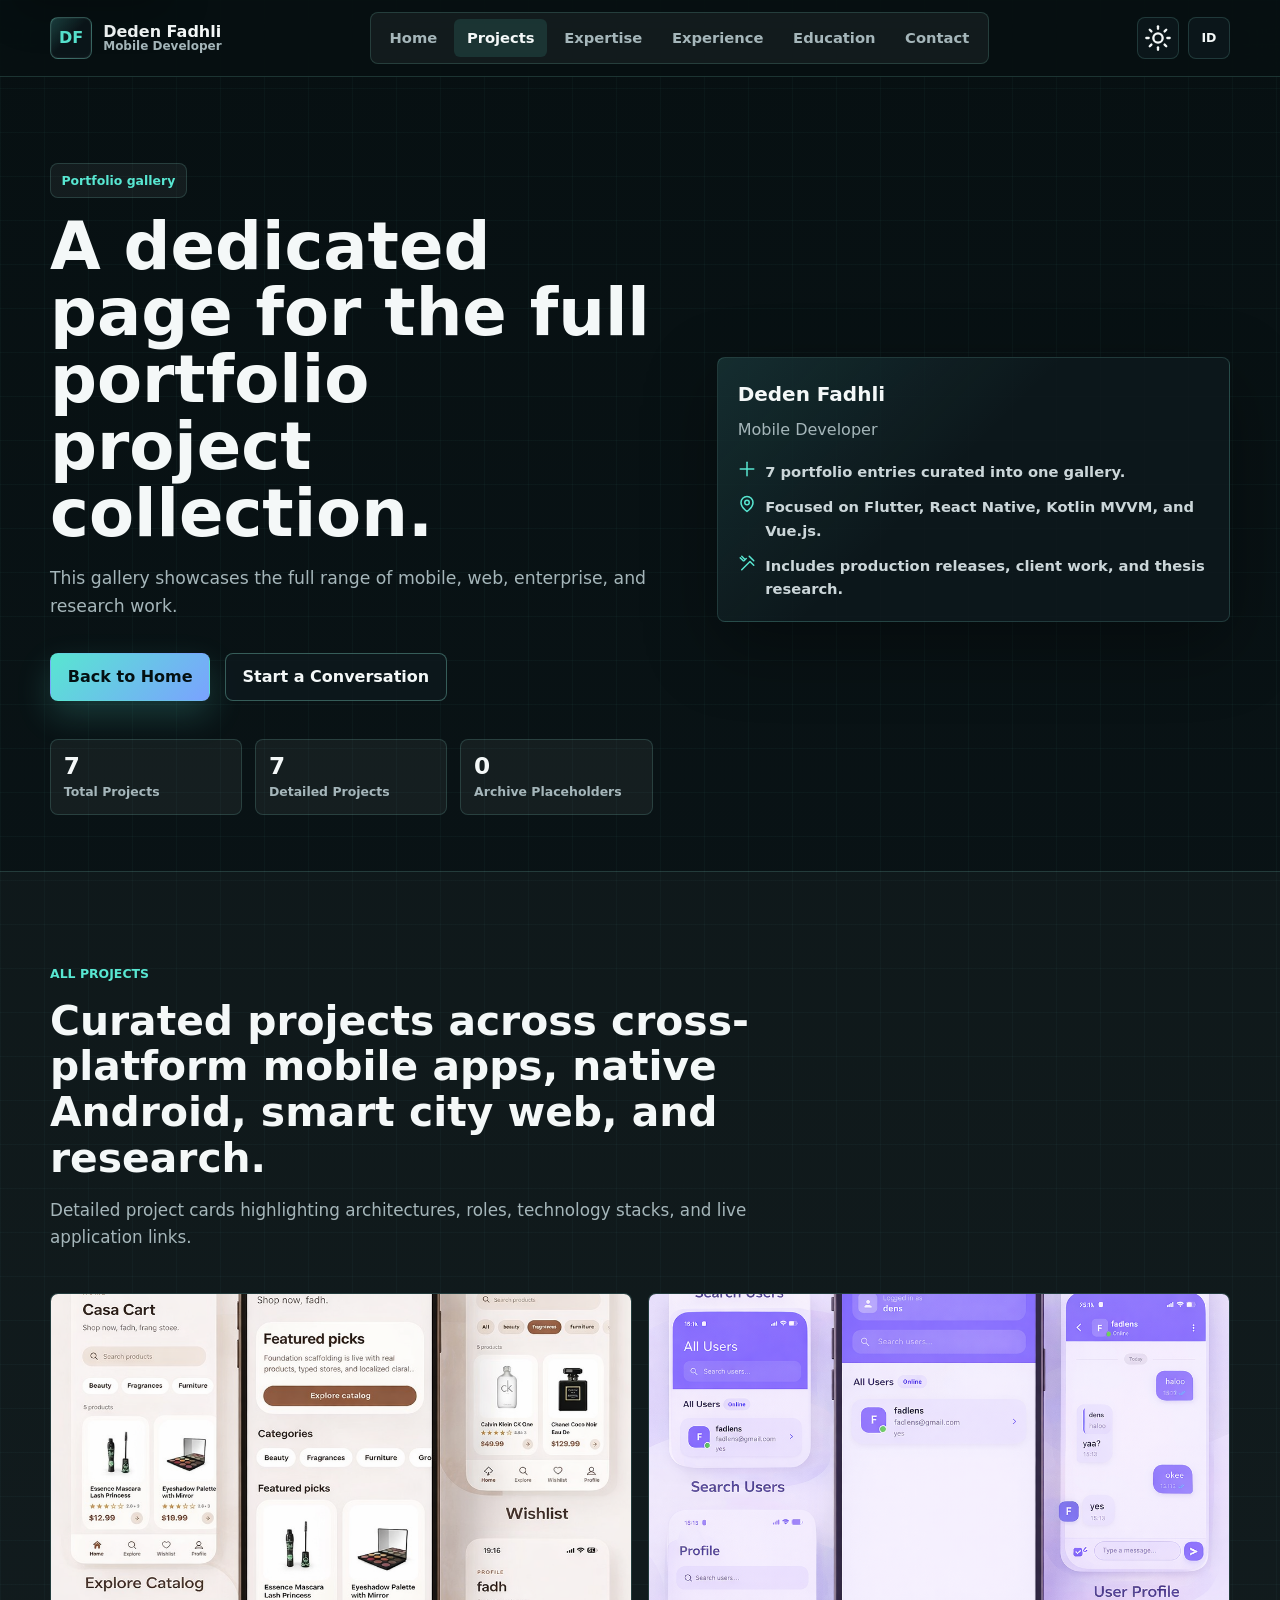
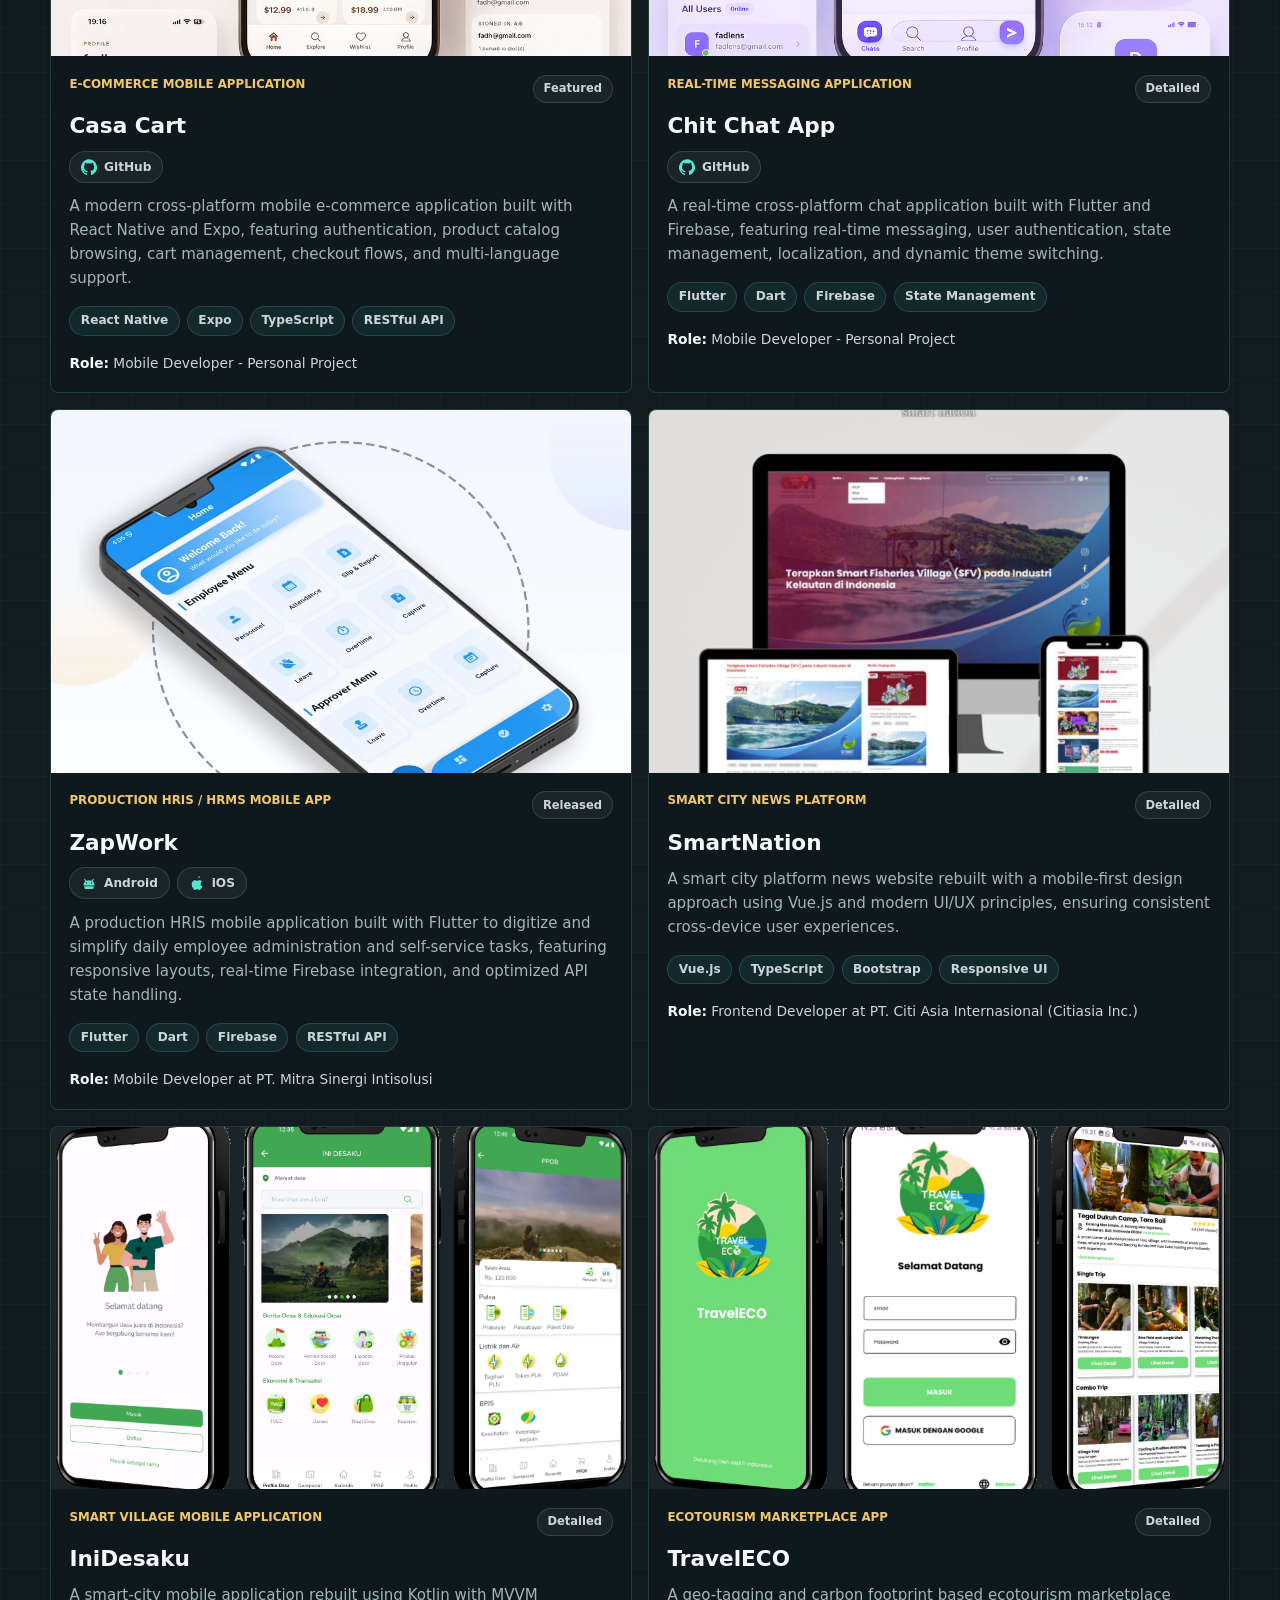
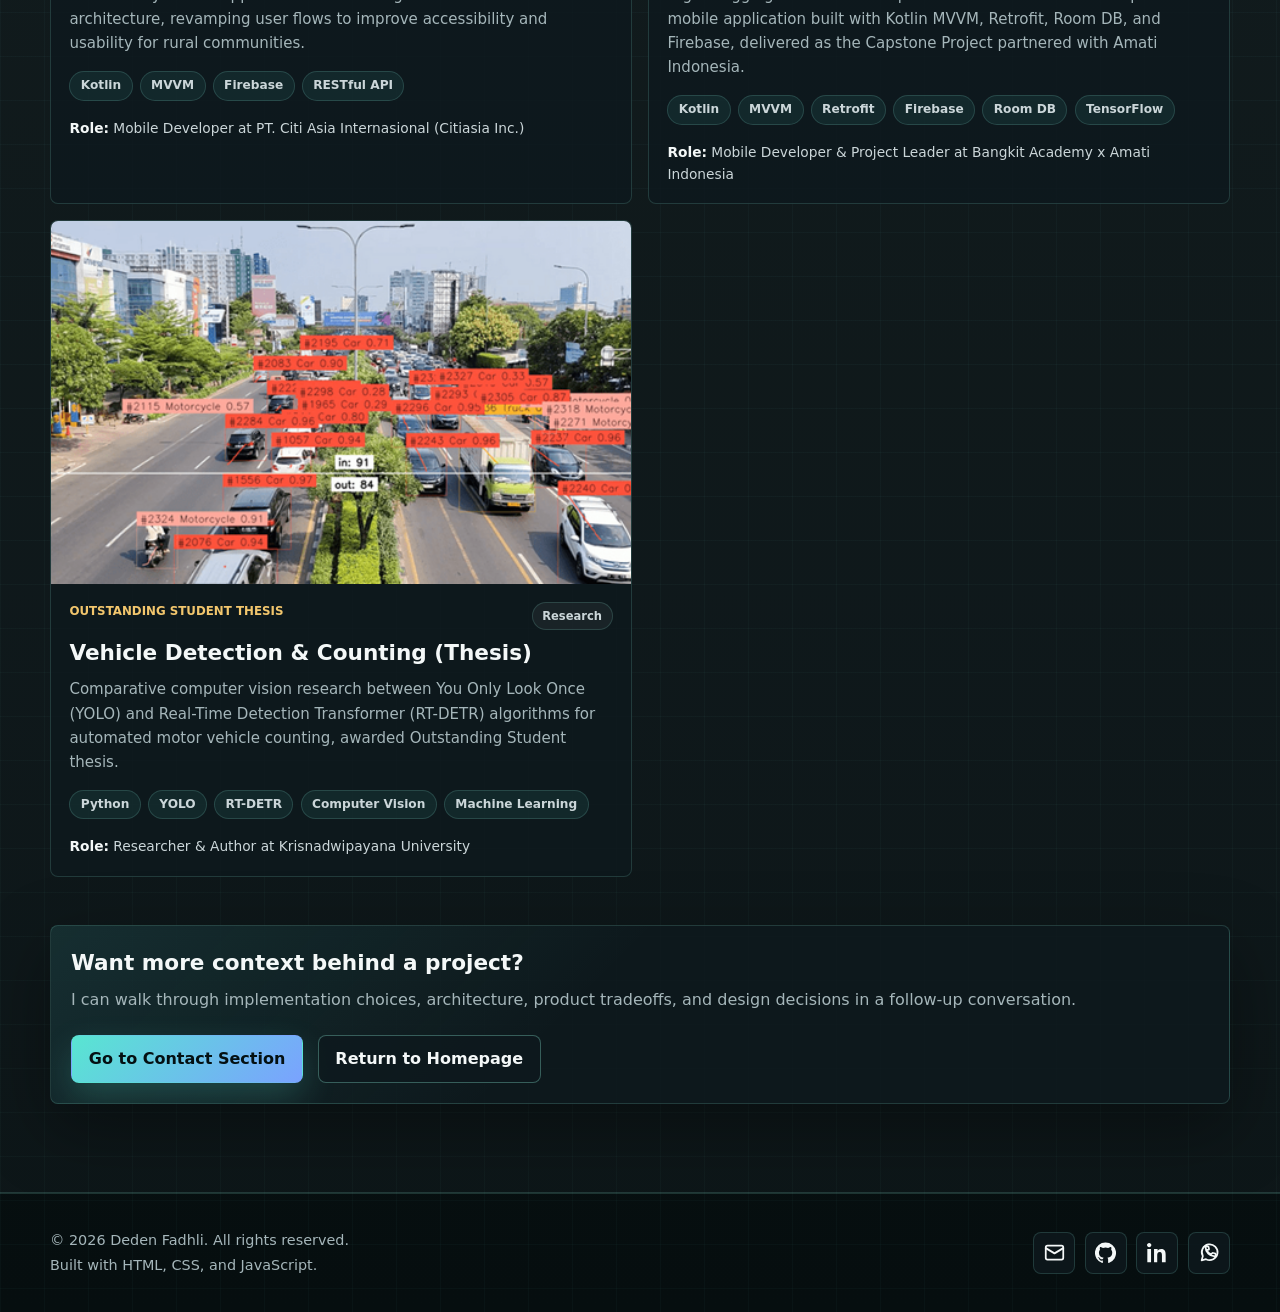
<file: projects.html>
<!doctype html>
<html lang="en">
  <head>
    <meta charset="UTF-8" />
    <meta name="viewport" content="width=device-width, initial-scale=1.0" />
    <meta
      name="description"
      content="A complete gallery of Deden Fadhli portfolio projects, including featured work and archive entries."
    />
    <link
      rel="icon"
      href="data:image/svg+xml,%3Csvg xmlns='http://www.w3.org/2000/svg' viewBox='0 0 64 64'%3E%3Crect width='64' height='64' rx='12' fill='%23071012'/%3E%3Cpath d='M18 16h14c9 0 15 6 15 16s-6 16-15 16H18V16Zm10 9v14h4c4 0 7-2.7 7-7s-3-7-7-7h-4Z' fill='%2358e6d1'/%3E%3C/svg%3E"
    />
    <link rel="stylesheet" href="site.css" />
    <script defer src="portfolio-data.js"></script>
    <script defer src="site.js"></script>
    <title>Projects - Deden Fadhli Portfolio</title>
  </head>
  <body data-theme="dark" data-page="projects">
    <a class="skip-link" href="#main" data-i18n="skip_link">Skip to content</a>

    <header class="site-header">
      <div class="nav-shell">
        <a class="brand" href="index.html#home" aria-label="Deden Fadhli home">
          <span class="brand-mark" aria-hidden="true">DF</span>
          <span class="brand-text">
            <span class="brand-name">Deden Fadhli</span>
            <span class="brand-role" data-i18n="brand_role"
              >Mobile Developer</span
            >
          </span>
        </a>

        <nav aria-label="Primary navigation">
          <ul class="nav-menu" id="siteNav">
            <li><a href="index.html#home" data-i18n="nav_home">Home</a></li>
            <li>
              <a
                href="projects.html"
                data-i18n="nav_projects"
                aria-current="page"
                >Projects</a
              >
            </li>
            <li>
              <a href="index.html#expertise" data-i18n="nav_skills"
                >Expertise</a
              >
            </li>
            <li>
              <a href="index.html#experience" data-i18n="nav_experience"
                >Experience</a
              >
            </li>
            <li>
              <a href="index.html#education" data-i18n="nav_education"
                >Education</a
              >
            </li>
            <li>
              <a href="index.html#contact" data-i18n="nav_contact">Contact</a>
            </li>
          </ul>
        </nav>

        <div class="nav-actions">
          <button class="icon-button theme-toggle" type="button" id="themeBtn">
            <svg
              class="icon-sun"
              aria-hidden="true"
              viewBox="0 0 24 24"
              fill="none"
              stroke="currentColor"
              stroke-width="2"
              stroke-linecap="round"
              stroke-linejoin="round"
            >
              <circle cx="12" cy="12" r="4"></circle>
              <path d="M12 2v2"></path>
              <path d="M12 20v2"></path>
              <path d="m4.93 4.93 1.41 1.41"></path>
              <path d="m17.66 17.66 1.41 1.41"></path>
              <path d="M2 12h2"></path>
              <path d="M20 12h2"></path>
              <path d="m6.34 17.66-1.41 1.41"></path>
              <path d="m19.07 4.93-1.41 1.41"></path>
            </svg>
            <svg
              class="icon-moon"
              aria-hidden="true"
              viewBox="0 0 24 24"
              fill="none"
              stroke="currentColor"
              stroke-width="2"
              stroke-linecap="round"
              stroke-linejoin="round"
            >
              <path
                d="M20.99 12.43A8.5 8.5 0 1 1 11.57 3a6.5 6.5 0 0 0 9.42 9.43Z"
              ></path>
            </svg>
          </button>
          <button class="lang-toggle" type="button" id="langBtn">ID</button>
          <button
            class="icon-button menu-toggle"
            type="button"
            id="menuBtn"
            aria-controls="siteNav"
            aria-expanded="false"
          >
            <span class="menu-lines" aria-hidden="true">
              <span></span>
              <span></span>
              <span></span>
            </span>
          </button>
        </div>
      </div>
    </header>

    <main class="page-main" id="main">
      <section class="page-hero section-band">
        <div class="section-inner page-hero-grid">
          <div class="hero-copy reveal">
            <p class="eyebrow" data-i18n="projects_page_eyebrow">
              Portfolio gallery
            </p>
            <h1 data-i18n="projects_page_title">
              A dedicated page for the full portfolio project collection.
            </h1>
            <p class="page-hero-subtitle" data-i18n="projects_page_subtitle">
              This gallery combines featured work with archive placeholders so
              the portfolio can keep growing without making the homepage feel
              crowded.
            </p>
            <div class="page-actions">
              <a class="btn btn-primary" href="index.html#home">
                <span data-i18n="projects_page_home">Back to Home</span>
              </a>
              <a class="btn btn-secondary" href="index.html#contact">
                <span data-i18n="projects_page_contact"
                  >Start a Conversation</span
                >
              </a>
            </div>
            <div class="page-summary">
              <div class="summary-pill">
                <span class="summary-value" data-project-count="all">7</span>
                <span
                  class="summary-label"
                  data-i18n="projects_page_summary_all"
                  >Total Projects</span
                >
              </div>
              <div class="summary-pill">
                <span class="summary-value" data-project-count="complete"
                  >7</span
                >
                <span
                  class="summary-label"
                  data-i18n="projects_page_summary_complete"
                  >Detailed Projects</span
                >
              </div>
              <div class="summary-pill">
                <span class="summary-value" data-project-count="placeholder"
                  >0</span
                >
                <span
                  class="summary-label"
                  data-i18n="projects_page_summary_placeholder"
                  >Archive Placeholders</span
                >
              </div>
            </div>
          </div>

          <aside class="page-side-panel reveal">
            <div class="page-side-content">
              <h2>Deden Fadhli</h2>
              <p data-i18n="brand_role">Mobile Developer</p>
              <ul class="page-side-list">
                <li>
                  <svg
                    aria-hidden="true"
                    viewBox="0 0 24 24"
                    fill="none"
                    stroke="currentColor"
                    stroke-width="2"
                    stroke-linecap="round"
                    stroke-linejoin="round"
                  >
                    <path d="M3 12h18"></path>
                    <path d="M12 3v18"></path>
                  </svg>
                  <span data-i18n="projects_page_point_one"
                    >7 portfolio entries curated into one gallery.</span
                  >
                </li>
                <li>
                  <svg
                    aria-hidden="true"
                    viewBox="0 0 24 24"
                    fill="none"
                    stroke="currentColor"
                    stroke-width="2"
                    stroke-linecap="round"
                    stroke-linejoin="round"
                  >
                    <path
                      d="M20 10c0 6-8 12-8 12S4 16 4 10a8 8 0 1 1 16 0Z"
                    ></path>
                    <circle cx="12" cy="10" r="3"></circle>
                  </svg>
                  <span data-i18n="projects_page_point_two"
                    >Focused on mobile apps, web rebuilds, and product
                    delivery.</span
                  >
                </li>
                <li>
                  <svg
                    aria-hidden="true"
                    viewBox="0 0 24 24"
                    fill="none"
                    stroke="currentColor"
                    stroke-width="2"
                    stroke-linecap="round"
                    stroke-linejoin="round"
                  >
                    <path d="m21 15-5-5L5 21"></path>
                    <path d="m15 3 6 6"></path>
                    <path d="M11 6 8 9"></path>
                    <path d="m5 3 4 4"></path>
                    <path d="m3 5 4 4"></path>
                  </svg>
                  <span data-i18n="projects_page_point_three"
                    >Includes production releases, client work, and thesis
                    research.</span
                  >
                </li>
              </ul>
            </div>
          </aside>
        </div>
      </section>

      <section class="section-band alt">
        <div class="section-inner">
          <div class="section-heading reveal">
            <p class="section-kicker" data-i18n="projects_page_section_kicker">
              All projects
            </p>
            <h2 class="section-title" data-i18n="projects_page_section_heading">
              Curated projects across cross-platform mobile apps, native
              Android, smart city web, and research.
            </h2>
            <p
              class="section-subtitle"
              data-i18n="projects_page_section_subtitle"
            >
              Detailed project cards highlighting architectures, roles,
              technology stacks, and live application links.
            </p>
          </div>

          <div class="projects-grid catalog-grid" data-project-list="all"></div>

          <aside class="cta-panel reveal">
            <div class="cta-content">
              <h2 data-i18n="projects_page_cta_title">
                Want more context behind a project?
              </h2>
              <p data-i18n="projects_page_cta_body">
                I can walk through implementation choices, architecture, product
                tradeoffs, and design decisions in a follow-up conversation.
              </p>
              <div class="page-actions">
                <a class="btn btn-primary" href="index.html#contact">
                  <span data-i18n="projects_page_cta_primary"
                    >Go to Contact Section</span
                  >
                </a>
                <a class="btn btn-secondary" href="index.html#home">
                  <span data-i18n="projects_page_cta_secondary"
                    >Return to Homepage</span
                  >
                </a>
              </div>
            </div>
          </aside>
        </div>
      </section>
    </main>

    <footer class="site-footer">
      <div class="footer-inner">
        <div class="footer-text">
          <p>
            &copy; 2026 Deden Fadhli.
            <span data-i18n="footer_rights">All rights reserved.</span>
          </p>
          <p data-i18n="footer_built">Built with HTML, CSS, and JavaScript.</p>
        </div>
        <div class="social-links" aria-label="Social links">
          <a
            class="social-link"
            href="mailto:denfdhl5702@gmail.com"
            aria-label="Email"
          >
            <svg
              aria-hidden="true"
              viewBox="0 0 24 24"
              fill="none"
              stroke="currentColor"
              stroke-width="2"
              stroke-linecap="round"
              stroke-linejoin="round"
            >
              <rect width="20" height="16" x="2" y="4" rx="2"></rect>
              <path d="m22 7-10 6L2 7"></path>
            </svg>
          </a>
          <a
            class="social-link"
            href="https://github.com/denfadhli"
            target="_blank"
            rel="noopener noreferrer"
            aria-label="GitHub"
          >
            <svg aria-hidden="true" viewBox="0 0 24 24" fill="currentColor">
              <path
                d="M12 .5A12 12 0 0 0 8.2 23.9c.6.1.8-.3.8-.6v-2.1c-3.3.7-4-1.4-4-1.4-.5-1.4-1.3-1.8-1.3-1.8-1.1-.7.1-.7.1-.7 1.2.1 1.8 1.2 1.8 1.2 1.1 1.8 2.8 1.3 3.5 1 .1-.8.4-1.3.8-1.6-2.6-.3-5.4-1.3-5.4-5.9 0-1.3.5-2.4 1.2-3.2-.1-.3-.5-1.6.1-3.2 0 0 1-.3 3.3 1.2a11.4 11.4 0 0 1 6 0c2.3-1.5 3.3-1.2 3.3-1.2.6 1.6.2 2.9.1 3.2.8.8 1.2 1.9 1.2 3.2 0 4.6-2.8 5.6-5.5 5.9.4.4.8 1.1.8 2.2v3.2c0 .3.2.7.8.6A12 12 0 0 0 12 .5Z"
              ></path>
            </svg>
          </a>
          <a
            class="social-link"
            href="https://linkedin.com/in/deden-fadhli"
            target="_blank"
            rel="noopener noreferrer"
            aria-label="LinkedIn"
          >
            <svg aria-hidden="true" viewBox="0 0 24 24" fill="currentColor">
              <path
                d="M4.98 3.5C4.98 4.88 3.86 6 2.5 6S0 4.88 0 3.5 1.12 1 2.5 1s2.48 1.12 2.48 2.5ZM.37 8.1h4.25V23H.37V8.1ZM8.05 8.1h4.07v2.04h.06c.57-1.08 1.96-2.22 4.03-2.22 4.31 0 5.11 2.84 5.11 6.53V23h-4.24v-7.57c0-1.8-.03-4.12-2.51-4.12-2.52 0-2.9 1.97-2.9 4V23H8.05V8.1Z"
              ></path>
            </svg>
          </a>
          <a
            class="social-link"
            href="https://wa.me/6281288925785"
            target="_blank"
            rel="noopener noreferrer"
            aria-label="WhatsApp"
          >
            <svg
              aria-hidden="true"
              viewBox="0 0 24 24"
              fill="none"
              stroke="currentColor"
              stroke-width="2"
              stroke-linecap="round"
              stroke-linejoin="round"
            >
              <path d="M3 21 4.4 16.1A9 9 0 1 1 8 19.6L3 21Z"></path>
              <path
                d="M9 9c.5 2.3 2.7 4.5 5 5l1.2-1.2c.3-.3.8-.4 1.2-.2.6.2 1.2.4 1.8.4.5 0 .8.4.8.9v1.7c0 .5-.4.9-.9.9A10.6 10.6 0 0 1 7.5 5.9c0-.5.4-.9.9-.9h1.7c.5 0 .9.4.9.8 0 .6.1 1.2.4 1.8.1.4 0 .9-.3 1.2L9 9Z"
              ></path>
            </svg>
          </a>
        </div>
      </div>
    </footer>

    <div
      class="image-modal"
      id="imageModal"
      role="dialog"
      aria-modal="true"
      aria-labelledby="modalTitle"
      aria-hidden="true"
    >
      <div class="modal-frame">
        <div class="modal-topbar">
          <p class="modal-title" id="modalTitle" data-i18n="modal_title">
            Project preview
          </p>
          <button class="modal-close" type="button" id="modalClose">
            <svg
              aria-hidden="true"
              viewBox="0 0 24 24"
              fill="none"
              stroke="currentColor"
              stroke-width="2"
              stroke-linecap="round"
              stroke-linejoin="round"
            >
              <path d="M18 6 6 18"></path>
              <path d="m6 6 12 12"></path>
            </svg>
          </button>
        </div>
        <img class="modal-content-img" id="modalImg" alt="" />
      </div>
    </div>
  </body>
</html>
</file>
<file: site.css>
:root {
  color-scheme: dark;
  --bg: #071012;
  --bg-soft: #0d171b;
  --surface: rgba(14, 25, 30, 0.82);
  --surface-strong: #101d22;
  --surface-muted: rgba(255, 255, 255, 0.05);
  --text: #f4f8f8;
  --text-muted: #a5b6ba;
  --text-soft: #cbd6d9;
  --border: rgba(143, 238, 222, 0.16);
  --border-strong: rgba(143, 238, 222, 0.32);
  --accent: #58e6d1;
  --accent-strong: #7aa2ff;
  --accent-warm: #f2c66d;
  --success: #4ade80;
  --danger: #fb7185;
  --shadow: 0 24px 70px rgba(0, 0, 0, 0.36);
  --shadow-soft: 0 16px 40px rgba(0, 0, 0, 0.22);
  --max-width: 1180px;
  --radius: 8px;
  --header-height: 76px;
}

[data-theme="light"] {
  color-scheme: light;
  --bg: #f6f8fb;
  --bg-soft: #eef4f6;
  --surface: rgba(255, 255, 255, 0.88);
  --surface-strong: #ffffff;
  --surface-muted: rgba(7, 16, 18, 0.04);
  --text: #0d1b1f;
  --text-muted: #54676d;
  --text-soft: #31454b;
  --border: rgba(12, 93, 105, 0.16);
  --border-strong: rgba(12, 93, 105, 0.28);
  --accent: #087f77;
  --accent-strong: #315fd6;
  --accent-warm: #b57a12;
  --success: #15803d;
  --danger: #be123c;
  --shadow: 0 24px 70px rgba(13, 27, 31, 0.12);
  --shadow-soft: 0 16px 40px rgba(13, 27, 31, 0.08);
}

*,
*::before,
*::after {
  box-sizing: border-box;
}

html {
  scroll-behavior: smooth;
  scroll-padding-top: calc(var(--header-height) + 18px);
}

body {
  margin: 0;
  min-height: 100vh;
  overflow-x: hidden;
  background:
    linear-gradient(rgba(88, 230, 209, 0.035) 1px, transparent 1px),
    linear-gradient(90deg, rgba(88, 230, 209, 0.035) 1px, transparent 1px),
    linear-gradient(180deg, var(--bg), var(--bg-soft) 52%, var(--bg));
  background-size:
    44px 44px,
    44px 44px,
    100% 100%;
  color: var(--text);
  font-family:
    Inter, ui-sans-serif, system-ui, -apple-system, BlinkMacSystemFont,
    "Segoe UI", sans-serif;
  line-height: 1.6;
  transition:
    background-color 0.25s ease,
    color 0.25s ease;
}

body.menu-open,
body.modal-open {
  overflow: hidden;
}

img,
svg {
  display: block;
}

a {
  color: inherit;
}

button,
input,
textarea {
  font: inherit;
}

button {
  cursor: pointer;
}

::selection {
  background: rgba(88, 230, 209, 0.28);
  color: var(--text);
}

.skip-link {
  position: fixed;
  top: 12px;
  left: 16px;
  z-index: 3000;
  transform: translateY(-130%);
  border-radius: var(--radius);
  background: var(--surface-strong);
  color: var(--text);
  padding: 0.75rem 1rem;
  text-decoration: none;
  box-shadow: var(--shadow-soft);
}

.skip-link:focus {
  transform: translateY(0);
}

.site-header {
  position: sticky;
  top: 0;
  z-index: 1000;
  min-height: var(--header-height);
  border-bottom: 1px solid var(--border);
  background: rgba(7, 16, 18, 0.82);
  backdrop-filter: blur(18px);
}

[data-theme="light"] .site-header {
  background: rgba(246, 248, 251, 0.86);
}

.nav-shell {
  width: min(100% - 32px, var(--max-width));
  min-height: var(--header-height);
  margin: 0 auto;
  display: flex;
  align-items: center;
  justify-content: space-between;
  gap: 1.25rem;
  position: relative;
}

.brand {
  display: inline-flex;
  align-items: center;
  gap: 0.7rem;
  color: var(--text);
  font-weight: 800;
  text-decoration: none;
  white-space: nowrap;
}

.brand-mark {
  width: 42px;
  height: 42px;
  display: inline-grid;
  place-items: center;
  border: 1px solid var(--border-strong);
  border-radius: var(--radius);
  background:
    linear-gradient(135deg, rgba(88, 230, 209, 0.22), transparent 48%),
    var(--surface);
  color: var(--accent);
  box-shadow: inset 0 0 0 1px rgba(255, 255, 255, 0.04);
}

.brand-text {
  display: grid;
  line-height: 1.1;
}

.brand-name {
  font-size: 1rem;
}

.brand-role {
  color: var(--text-muted);
  font-size: 0.75rem;
  font-weight: 600;
}

.nav-menu {
  display: flex;
  align-items: center;
  gap: 0.25rem;
  list-style: none;
  margin: 0;
  padding: 0.35rem;
  border: 1px solid var(--border);
  border-radius: var(--radius);
  background: var(--surface-muted);
}

.nav-menu a {
  display: inline-flex;
  align-items: center;
  min-height: 38px;
  padding: 0.45rem 0.8rem;
  border-radius: 6px;
  color: var(--text-muted);
  font-size: 0.92rem;
  font-weight: 700;
  text-decoration: none;
  transition:
    background-color 0.2s ease,
    color 0.2s ease;
}

.nav-menu a:hover,
.nav-menu a:focus-visible,
.nav-menu a.active,
.nav-menu a[aria-current="page"] {
  background: rgba(88, 230, 209, 0.12);
  color: var(--text);
}

.nav-actions {
  display: flex;
  align-items: center;
  gap: 0.55rem;
}

.icon-button,
.lang-toggle {
  width: 42px;
  height: 42px;
  display: inline-grid;
  place-items: center;
  border: 1px solid var(--border);
  border-radius: var(--radius);
  background: var(--surface);
  color: var(--text);
  transition:
    border-color 0.2s ease,
    background-color 0.2s ease,
    transform 0.2s ease;
}

.icon-button:hover,
.lang-toggle:hover,
.icon-button:focus-visible,
.lang-toggle:focus-visible {
  border-color: var(--border-strong);
  background: var(--surface-strong);
  transform: translateY(-1px);
}

.lang-toggle {
  font-size: 0.78rem;
  font-weight: 800;
}

.menu-toggle {
  display: none;
}

.menu-lines {
  width: 18px;
  display: grid;
  gap: 4px;
}

.menu-lines span {
  height: 2px;
  border-radius: 999px;
  background: currentColor;
  transition:
    transform 0.2s ease,
    opacity 0.2s ease;
}

.menu-toggle[aria-expanded="true"] .menu-lines span:first-child {
  transform: translateY(6px) rotate(45deg);
}

.menu-toggle[aria-expanded="true"] .menu-lines span:nth-child(2) {
  opacity: 0;
}

.menu-toggle[aria-expanded="true"] .menu-lines span:last-child {
  transform: translateY(-6px) rotate(-45deg);
}

.theme-toggle .icon-moon {
  display: none;
}

[data-theme="light"] .theme-toggle .icon-sun {
  display: none;
}

[data-theme="light"] .theme-toggle .icon-moon {
  display: block;
}

.page-main {
  overflow: hidden;
}

.section-band {
  padding: 5.5rem 0;
  position: relative;
}

.section-band.alt {
  background: rgba(255, 255, 255, 0.025);
  border-block: 1px solid var(--border);
}

[data-theme="light"] .section-band.alt {
  background: rgba(255, 255, 255, 0.54);
}

.section-inner {
  width: min(100% - 32px, var(--max-width));
  margin: 0 auto;
}

.section-kicker,
.eyebrow {
  display: inline-flex;
  align-items: center;
  gap: 0.5rem;
  margin: 0 0 0.9rem;
  color: var(--accent);
  font-size: 0.78rem;
  font-weight: 800;
  text-transform: uppercase;
}

.eyebrow {
  border: 1px solid var(--border);
  border-radius: var(--radius);
  background: var(--surface-muted);
  padding: 0.4rem 0.65rem;
  text-transform: none;
}

.status-dot {
  width: 8px;
  height: 8px;
  border-radius: 50%;
  background: var(--success);
  box-shadow: 0 0 0 5px rgba(74, 222, 128, 0.1);
}

.section-heading {
  max-width: 760px;
  margin-bottom: 2.6rem;
}

.section-heading.centered {
  margin-inline: auto;
  text-align: center;
}

.section-title {
  margin: 0;
  color: var(--text);
  font-size: 2.55rem;
  line-height: 1.12;
}

.section-subtitle {
  margin: 1rem 0 0;
  color: var(--text-muted);
  font-size: 1.05rem;
}

.section-actions {
  display: flex;
  align-items: flex-end;
  justify-content: space-between;
  gap: 1rem;
  margin-bottom: 2rem;
}

.section-actions .section-heading {
  margin-bottom: 0;
}

.section-note {
  color: var(--text-muted);
  font-size: 0.95rem;
  text-align: right;
}

.hero {
  padding: 6.6rem 0 4.6rem;
}

.hero-grid,
.page-hero-grid {
  display: grid;
  grid-template-columns: minmax(0, 1.08fr) minmax(320px, 0.92fr);
  align-items: center;
  gap: 4rem;
}

.hero-copy {
  max-width: 720px;
}

.hero h1,
.page-hero h1 {
  margin: 0;
  color: var(--text);
  font-size: 4.1rem;
  line-height: 1.02;
}

.hero-role {
  margin: 1.1rem 0 0;
  color: var(--accent);
  font-size: 1.2rem;
  font-weight: 800;
}

.hero-subtitle,
.page-hero-subtitle {
  max-width: 650px;
  margin: 1.15rem 0 0;
  color: var(--text-muted);
  font-size: 1.08rem;
}

.hero-actions,
.page-actions {
  display: flex;
  flex-wrap: wrap;
  gap: 0.9rem;
  margin-top: 2rem;
}

.btn {
  min-height: 48px;
  display: inline-flex;
  align-items: center;
  justify-content: center;
  gap: 0.55rem;
  border: 1px solid transparent;
  border-radius: var(--radius);
  padding: 0.82rem 1.05rem;
  color: var(--text);
  font-weight: 800;
  line-height: 1.1;
  text-align: center;
  text-decoration: none;
  transition:
    transform 0.2s ease,
    border-color 0.2s ease,
    background-color 0.2s ease,
    box-shadow 0.2s ease;
}

.btn-primary {
  background: linear-gradient(135deg, var(--accent), var(--accent-strong));
  color: #041012;
  box-shadow: 0 14px 34px rgba(88, 230, 209, 0.2);
}

.btn-secondary {
  border-color: var(--border-strong);
  background: var(--surface);
}

.btn:hover,
.btn:focus-visible {
  transform: translateY(-2px);
}

.btn-secondary:hover,
.btn-secondary:focus-visible {
  background: var(--surface-strong);
}

.btn svg {
  width: 18px;
  height: 18px;
}

.hero-meta,
.page-summary {
  display: grid;
  grid-template-columns: repeat(3, minmax(0, 1fr));
  gap: 0.8rem;
  margin-top: 2.4rem;
}

.meta-pill,
.summary-pill {
  min-height: 74px;
  border: 1px solid var(--border);
  border-radius: var(--radius);
  background: var(--surface-muted);
  padding: 0.8rem;
}

.meta-value,
.summary-value {
  display: block;
  color: var(--text);
  font-size: 1.45rem;
  font-weight: 900;
  line-height: 1.1;
}

.meta-label,
.summary-label {
  display: block;
  margin-top: 0.2rem;
  color: var(--text-muted);
  font-size: 0.78rem;
  font-weight: 700;
}

.profile-panel,
.page-side-panel,
.cta-panel {
  border: 1px solid var(--border);
  border-radius: var(--radius);
  background:
    linear-gradient(135deg, rgba(88, 230, 209, 0.11), transparent 45%),
    var(--surface);
  box-shadow: var(--shadow);
  overflow: hidden;
}

.profile-media {
  aspect-ratio: 11 / 10;
  background: var(--surface-muted);
  position: relative;
  overflow: hidden;
}

.profile-media img {
  width: 100%;
  height: 100%;
  object-fit: cover;
  object-position: center 24%;
}

.profile-media::after {
  content: "";
  position: absolute;
  inset: auto 0 0;
  height: 34%;
  background: linear-gradient(180deg, transparent, rgba(7, 16, 18, 0.82));
}

[data-theme="light"] .profile-media::after {
  background: linear-gradient(180deg, transparent, rgba(255, 255, 255, 0.82));
}

.profile-content,
.page-side-content,
.cta-content {
  padding: 1.25rem;
}

.profile-content h2,
.page-side-content h2,
.cta-content h2 {
  margin: 0;
  font-size: 1.35rem;
}

.profile-content p,
.page-side-content p,
.cta-content p {
  margin: 0.45rem 0 0;
  color: var(--text-muted);
}

.profile-list {
  display: grid;
  gap: 0.65rem;
  margin: 1.1rem 0 0;
  padding: 0;
  list-style: none;
}

.profile-list li {
  display: flex;
  align-items: center;
  gap: 0.6rem;
  color: var(--text-soft);
  font-size: 0.92rem;
  font-weight: 700;
}

.profile-list svg,
.page-side-list svg {
  width: 18px;
  height: 18px;
  color: var(--accent);
  flex: 0 0 auto;
}

.page-side-list {
  display: grid;
  gap: 0.7rem;
  margin: 1.1rem 0 0;
  padding: 0;
  list-style: none;
}

.page-side-list li {
  display: flex;
  align-items: flex-start;
  gap: 0.6rem;
  color: var(--text-soft);
  font-size: 0.92rem;
  font-weight: 700;
}

.proof-strip {
  padding: 1.2rem 0 4.8rem;
}

.proof-grid {
  display: grid;
  grid-template-columns: repeat(4, minmax(0, 1fr));
  border: 1px solid var(--border);
  border-radius: var(--radius);
  background: var(--surface);
  box-shadow: var(--shadow-soft);
  overflow: hidden;
}

.proof-item {
  padding: 1.25rem;
  border-right: 1px solid var(--border);
}

.proof-item:last-child {
  border-right: 0;
}

.proof-number {
  display: block;
  color: var(--accent);
  font-size: 2rem;
  font-weight: 900;
  line-height: 1;
}

.proof-label {
  display: block;
  margin-top: 0.5rem;
  color: var(--text-muted);
  font-size: 0.9rem;
  font-weight: 700;
}

.projects-grid {
  display: grid;
  grid-template-columns: repeat(3, minmax(0, 1fr));
  gap: 1rem;
}

.catalog-grid {
  grid-template-columns: repeat(2, minmax(0, 1fr));
}

.project-card {
  min-width: 0;
  border: 1px solid var(--border);
  border-radius: var(--radius);
  background: var(--surface);
  overflow: hidden;
  transition:
    transform 0.2s ease,
    border-color 0.2s ease,
    box-shadow 0.2s ease;
}

.project-card:hover,
.project-card:focus-within {
  transform: translateY(-4px);
  border-color: var(--border-strong);
  box-shadow: var(--shadow-soft);
}

.project-card.placeholder {
  background:
    linear-gradient(135deg, rgba(242, 198, 109, 0.08), transparent 50%),
    var(--surface);
}

.project-preview {
  width: 100%;
  display: block;
  border: 0;
  padding: 0;
  color: inherit;
  background: var(--surface-muted);
  position: relative;
  overflow: hidden;
}

.project-preview img {
  width: 100%;
  aspect-ratio: 16 / 10;
  object-fit: cover;
  object-position: center;
  transition: transform 0.35s ease;
}

.project-preview:hover img,
.project-preview:focus-visible img {
  transform: scale(1.035);
}

.preview-overlay {
  position: absolute;
  inset: auto 12px 12px auto;
  display: inline-flex;
  align-items: center;
  gap: 0.35rem;
  border: 1px solid rgba(255, 255, 255, 0.18);
  border-radius: var(--radius);
  background: rgba(7, 16, 18, 0.78);
  color: #ffffff;
  padding: 0.45rem 0.6rem;
  font-size: 0.78rem;
  font-weight: 800;
  opacity: 0;
  transform: translateY(8px);
  transition:
    opacity 0.2s ease,
    transform 0.2s ease;
}

.project-preview:hover .preview-overlay,
.project-preview:focus-visible .preview-overlay {
  opacity: 1;
  transform: translateY(0);
}

.preview-overlay svg {
  width: 15px;
  height: 15px;
}

.project-content {
  padding: 1.15rem;
}

.project-topline {
  display: flex;
  align-items: flex-start;
  justify-content: space-between;
  gap: 0.8rem;
}

.project-kicker {
  margin: 0;
  color: var(--accent-warm);
  font-size: 0.74rem;
  font-weight: 900;
  text-transform: uppercase;
}

.project-status {
  flex: 0 0 auto;
  border: 1px solid var(--border);
  border-radius: 999px;
  background: var(--surface-muted);
  color: var(--text-soft);
  padding: 0.24rem 0.6rem;
  font-size: 0.72rem;
  font-weight: 800;
}

.project-status.is-placeholder {
  border-color: rgba(242, 198, 109, 0.3);
  color: var(--accent-warm);
}

.project-title {
  margin: 0.65rem 0 0;
  color: var(--text);
  font-size: 1.35rem;
  line-height: 1.18;
}

.project-meta {
  display: flex;
  flex-wrap: wrap;
  gap: 0.45rem;
  margin-top: 0.75rem;
}

.project-badge {
  min-height: 32px;
  display: inline-flex;
  align-items: center;
  gap: 0.42rem;
  border: 1px solid var(--border);
  border-radius: 999px;
  background: var(--surface-muted);
  color: var(--text-soft);
  padding: 0.3rem 0.68rem;
  font-size: 0.76rem;
  font-weight: 850;
  line-height: 1;
  text-decoration: none;
  transition:
    border-color 0.2s ease,
    background-color 0.2s ease,
    color 0.2s ease,
    transform 0.2s ease;
}

.project-badge svg {
  width: 16px;
  height: 16px;
  flex: 0 0 auto;
  color: var(--accent);
}

a.project-badge:hover,
a.project-badge:focus-visible {
  border-color: var(--border-strong);
  background: var(--surface-strong);
  color: var(--text);
  transform: translateY(-1px);
}

.project-desc {
  margin: 0.72rem 0 0;
  color: var(--text-muted);
  font-size: 0.94rem;
}

.tag-list,
.tool-cloud {
  display: flex;
  flex-wrap: wrap;
  gap: 0.45rem;
  margin-top: 1rem;
}

.tag {
  display: inline-flex;
  align-items: center;
  min-height: 28px;
  border: 1px solid var(--border);
  border-radius: 999px;
  background: rgba(88, 230, 209, 0.08);
  color: var(--text-soft);
  padding: 0.25rem 0.65rem;
  font-size: 0.76rem;
  font-weight: 800;
}

.project-role {
  margin: 1rem 0 0;
  color: var(--text-soft);
  font-size: 0.86rem;
}

.project-role strong {
  color: var(--text);
}

.project-note {
  margin: 0.85rem 0 0;
  color: var(--accent-warm);
  font-size: 0.84rem;
  font-weight: 700;
}

.expertise-grid {
  display: grid;
  grid-template-columns: repeat(4, minmax(0, 1fr));
  gap: 1rem;
}

.expertise-card {
  min-width: 0;
  border: 1px solid var(--border);
  border-radius: var(--radius);
  background: var(--surface);
  padding: 1.2rem;
}

.expertise-icon {
  width: 44px;
  height: 44px;
  display: grid;
  place-items: center;
  border: 1px solid var(--border);
  border-radius: var(--radius);
  background: rgba(88, 230, 209, 0.1);
  color: var(--accent);
}

.expertise-icon svg {
  width: 22px;
  height: 22px;
}

.expertise-card h3 {
  margin: 1rem 0 0.65rem;
  color: var(--text);
  font-size: 1.1rem;
}

.expertise-card p {
  margin: 0;
  color: var(--text-muted);
  font-size: 0.92rem;
}

.skills-aux-grid {
  display: grid;
  grid-template-columns: 2fr 1fr;
  gap: 1rem;
  margin-top: 1rem;
}

.skills-aux-card {
  min-width: 0;
  border: 1px solid var(--border);
  border-radius: var(--radius);
  background: var(--surface);
  padding: 1.2rem;
}

.skills-aux-card h3 {
  margin: 0 0 0.75rem;
  color: var(--text);
  font-size: 1.05rem;
}

.timeline {
  position: relative;
  display: grid;
  gap: 1rem;
}

.timeline::before {
  content: "";
  position: absolute;
  top: 0;
  bottom: 0;
  left: 14px;
  width: 1px;
  background: linear-gradient(var(--accent), transparent);
}

.timeline-item {
  display: grid;
  grid-template-columns: 32px minmax(0, 1fr);
  gap: 1rem;
}

.timeline-dot {
  width: 29px;
  height: 29px;
  display: grid;
  place-items: center;
  border: 1px solid var(--border-strong);
  border-radius: 50%;
  background: var(--surface-strong);
  color: var(--accent);
  position: relative;
  z-index: 1;
}

.timeline-dot::before {
  content: "";
  width: 7px;
  height: 7px;
  border-radius: 50%;
  background: currentColor;
}

.timeline-card {
  border: 1px solid var(--border);
  border-radius: var(--radius);
  background: var(--surface);
  padding: 1.25rem;
}

.timeline-top {
  display: flex;
  justify-content: space-between;
  gap: 1rem;
  align-items: flex-start;
}

.timeline-title {
  margin: 0;
  color: var(--text);
  font-size: 1.25rem;
}

.timeline-company {
  margin: 0.3rem 0 0;
  color: var(--accent);
  font-weight: 800;
}

.timeline-date {
  flex: 0 0 auto;
  border: 1px solid var(--border);
  border-radius: var(--radius);
  color: var(--text-muted);
  background: var(--surface-muted);
  padding: 0.35rem 0.55rem;
  font-size: 0.78rem;
  font-weight: 800;
  text-align: right;
}

.timeline-desc {
  margin: 1rem 0 0;
  padding-left: 1.1rem;
  color: var(--text-muted);
}

.timeline-desc li {
  margin-bottom: 0.45rem;
}

.contact-layout {
  display: grid;
  grid-template-columns: minmax(0, 0.85fr) minmax(320px, 1fr);
  gap: 1.5rem;
  align-items: start;
}

.contact-stack {
  display: grid;
  gap: 0.8rem;
}

.contact-card {
  min-width: 0;
  display: grid;
  grid-template-columns: 46px minmax(0, 1fr);
  gap: 0.85rem;
  align-items: center;
  border: 1px solid var(--border);
  border-radius: var(--radius);
  background: var(--surface);
  padding: 0.95rem;
  color: var(--text);
  text-decoration: none;
  transition:
    transform 0.2s ease,
    border-color 0.2s ease,
    background-color 0.2s ease;
}

.contact-card:hover,
.contact-card:focus-visible {
  transform: translateX(4px);
  border-color: var(--border-strong);
  background: var(--surface-strong);
}

.contact-card.static:hover {
  transform: none;
}

.contact-icon {
  width: 46px;
  height: 46px;
  display: grid;
  place-items: center;
  border: 1px solid var(--border);
  border-radius: var(--radius);
  color: var(--accent);
  background: rgba(88, 230, 209, 0.1);
}

.contact-icon svg {
  width: 22px;
  height: 22px;
}

.contact-label {
  display: block;
  color: var(--text);
  font-weight: 900;
}

.contact-value {
  display: block;
  overflow-wrap: anywhere;
  color: var(--text-muted);
  font-size: 0.94rem;
}

.contact-form {
  border: 1px solid var(--border);
  border-radius: var(--radius);
  background: var(--surface);
  padding: 1.25rem;
  box-shadow: var(--shadow-soft);
}

.form-grid {
  display: grid;
  grid-template-columns: repeat(2, minmax(0, 1fr));
  gap: 1rem;
}

.form-field {
  display: grid;
  gap: 0.45rem;
}

.form-field.full {
  grid-column: 1 / -1;
}

.form-field label {
  color: var(--text-soft);
  font-size: 0.88rem;
  font-weight: 800;
}

.form-field input,
.form-field textarea {
  width: 100%;
  border: 1px solid var(--border);
  border-radius: var(--radius);
  background: var(--surface-muted);
  color: var(--text);
  padding: 0.85rem 0.9rem;
  outline: none;
  transition:
    border-color 0.2s ease,
    box-shadow 0.2s ease,
    background-color 0.2s ease;
}

.form-field textarea {
  min-height: 150px;
  resize: vertical;
}

.form-field input:focus,
.form-field textarea:focus {
  border-color: var(--accent);
  background: var(--surface-strong);
  box-shadow: 0 0 0 4px rgba(88, 230, 209, 0.12);
}

.form-status {
  margin: 1rem 0 0;
  border: 1px solid var(--border);
  border-radius: var(--radius);
  padding: 0.85rem;
  color: var(--text-soft);
  background: var(--surface-muted);
  font-size: 0.9rem;
}

.form-status.is-success {
  border-color: rgba(74, 222, 128, 0.38);
  color: var(--success);
}

.form-status.is-error {
  border-color: rgba(251, 113, 133, 0.38);
  color: var(--danger);
}

.form-status[hidden] {
  display: none;
}

.form-submit {
  width: 100%;
  margin-top: 1rem;
}

.form-submit:disabled {
  cursor: wait;
  opacity: 0.68;
  transform: none;
}

.page-hero {
  padding: 5.4rem 0 3.5rem;
}

.page-side-panel {
  overflow: visible;
}

.page-side-content h2 {
  font-size: 1.25rem;
}

.cta-panel {
  margin-top: 3rem;
}

.cta-panel .page-actions {
  margin-top: 1.4rem;
}

.site-footer {
  border-top: 1px solid var(--border);
  padding: 2rem 0;
  background: rgba(0, 0, 0, 0.14);
}

[data-theme="light"] .site-footer {
  background: rgba(255, 255, 255, 0.56);
}

.footer-inner {
  width: min(100% - 32px, var(--max-width));
  margin: 0 auto;
  display: flex;
  justify-content: space-between;
  gap: 1.5rem;
  align-items: center;
}

.footer-text {
  color: var(--text-muted);
  font-size: 0.9rem;
}

.footer-text p {
  margin: 0.15rem 0;
}

.social-links {
  display: flex;
  flex-wrap: wrap;
  justify-content: flex-end;
  gap: 0.6rem;
}

.social-link {
  width: 42px;
  height: 42px;
  display: grid;
  place-items: center;
  border: 1px solid var(--border);
  border-radius: var(--radius);
  background: var(--surface);
  color: var(--text);
  transition:
    transform 0.2s ease,
    border-color 0.2s ease,
    color 0.2s ease;
}

.social-link:hover,
.social-link:focus-visible {
  transform: translateY(-2px);
  border-color: var(--border-strong);
  color: var(--accent);
}

.social-link svg {
  width: 21px;
  height: 21px;
}

.image-modal {
  position: fixed;
  inset: 0;
  z-index: 2000;
  display: grid;
  place-items: center;
  padding: 1.2rem;
  background: rgba(3, 8, 10, 0.86);
  backdrop-filter: blur(16px);
  opacity: 0;
  visibility: hidden;
  transition:
    opacity 0.2s ease,
    visibility 0.2s ease;
}

[data-theme="light"] .image-modal {
  background: rgba(246, 248, 251, 0.88);
}

.image-modal.is-open {
  opacity: 1;
  visibility: visible;
}

.modal-frame {
  width: min(1100px, 100%);
  max-height: 90vh;
  display: grid;
  gap: 0.8rem;
}

.modal-topbar {
  display: flex;
  align-items: center;
  justify-content: space-between;
  gap: 1rem;
  color: var(--text);
}

.modal-title {
  margin: 0;
  color: var(--text);
  font-size: 1rem;
  font-weight: 900;
}

.modal-close {
  width: 42px;
  height: 42px;
  display: grid;
  place-items: center;
  border: 1px solid var(--border);
  border-radius: var(--radius);
  background: var(--surface);
  color: var(--text);
}

.modal-close:hover,
.modal-close:focus-visible {
  border-color: var(--border-strong);
  color: var(--accent);
}

.modal-close svg {
  width: 20px;
  height: 20px;
}

.modal-content-img {
  width: 100%;
  max-height: calc(90vh - 70px);
  object-fit: contain;
  border: 1px solid var(--border);
  border-radius: var(--radius);
  background: var(--surface-strong);
  box-shadow: var(--shadow);
}

.reveal {
  opacity: 0;
  transform: translateY(24px);
  transition:
    opacity 0.6s ease,
    transform 0.6s ease;
}

.reveal.is-visible {
  opacity: 1;
  transform: translateY(0);
}

:focus-visible {
  outline: 3px solid rgba(88, 230, 209, 0.5);
  outline-offset: 3px;
}

@media (max-width: 1120px) {
  .nav-menu a {
    padding-inline: 0.65rem;
  }

  .hero-grid,
  .page-hero-grid {
    grid-template-columns: minmax(0, 1fr) minmax(300px, 0.82fr);
    gap: 2.2rem;
  }

  .hero h1,
  .page-hero h1 {
    font-size: 3.4rem;
  }

  .projects-grid {
    grid-template-columns: repeat(2, minmax(0, 1fr));
  }

  .catalog-grid {
    grid-template-columns: repeat(2, minmax(0, 1fr));
  }

  .expertise-grid {
    grid-template-columns: repeat(2, minmax(0, 1fr));
  }
}

@media (max-width: 920px) {
  .menu-toggle {
    display: inline-grid;
  }

  .nav-shell {
    width: min(100% - 24px, var(--max-width));
  }

  .nav-menu {
    position: absolute;
    top: calc(100% + 10px);
    left: 0;
    right: 0;
    display: grid;
    grid-template-columns: repeat(2, minmax(0, 1fr));
    gap: 0.35rem;
    padding: 0.75rem;
    background: var(--surface-strong);
    box-shadow: var(--shadow-soft);
    opacity: 0;
    visibility: hidden;
    transform: translateY(-10px);
    transition:
      opacity 0.2s ease,
      visibility 0.2s ease,
      transform 0.2s ease;
  }

  .nav-menu.is-open {
    opacity: 1;
    visibility: visible;
    transform: translateY(0);
  }

  .nav-menu a {
    justify-content: center;
  }

  .hero,
  .page-hero {
    padding-top: 4.4rem;
  }

  .hero-grid,
  .page-hero-grid,
  .contact-layout,
  .skills-aux-grid {
    grid-template-columns: 1fr;
  }

  .proof-grid {
    grid-template-columns: repeat(2, minmax(0, 1fr));
  }

  .proof-item:nth-child(2) {
    border-right: 0;
  }

  .proof-item:nth-child(-n + 2) {
    border-bottom: 1px solid var(--border);
  }

  .timeline-top,
  .section-actions,
  .footer-inner {
    display: grid;
  }

  .timeline-date {
    width: fit-content;
    text-align: left;
  }

  .section-note {
    text-align: left;
  }

  .social-links {
    justify-content: flex-start;
  }
}

@media (max-width: 640px) {
  :root {
    --header-height: 70px;
  }

  .brand-role {
    display: none;
  }

  .icon-button,
  .lang-toggle {
    width: 38px;
    height: 38px;
  }

  .section-band {
    padding: 4rem 0;
  }

  .section-title {
    font-size: 2rem;
  }

  .hero h1,
  .page-hero h1 {
    font-size: 2.55rem;
  }

  .hero-role {
    font-size: 1rem;
  }

  .hero-subtitle,
  .page-hero-subtitle,
  .section-subtitle {
    font-size: 0.98rem;
  }

  .hero-meta,
  .page-summary,
  .projects-grid,
  .catalog-grid,
  .expertise-grid,
  .form-grid {
    grid-template-columns: 1fr;
  }

  .proof-grid {
    grid-template-columns: 1fr;
  }

  .proof-item,
  .proof-item:nth-child(2) {
    border-right: 0;
    border-bottom: 1px solid var(--border);
  }

  .proof-item:last-child {
    border-bottom: 0;
  }

  .nav-menu {
    grid-template-columns: 1fr;
  }

  .project-topline {
    display: grid;
    gap: 0.45rem;
  }
}

@media (prefers-reduced-motion: reduce) {
  *,
  *::before,
  *::after {
    scroll-behavior: auto !important;
    animation-duration: 0.01ms !important;
    animation-iteration-count: 1 !important;
    transition-duration: 0.01ms !important;
  }

  .reveal {
    opacity: 1;
    transform: none;
  }
}
</file>
